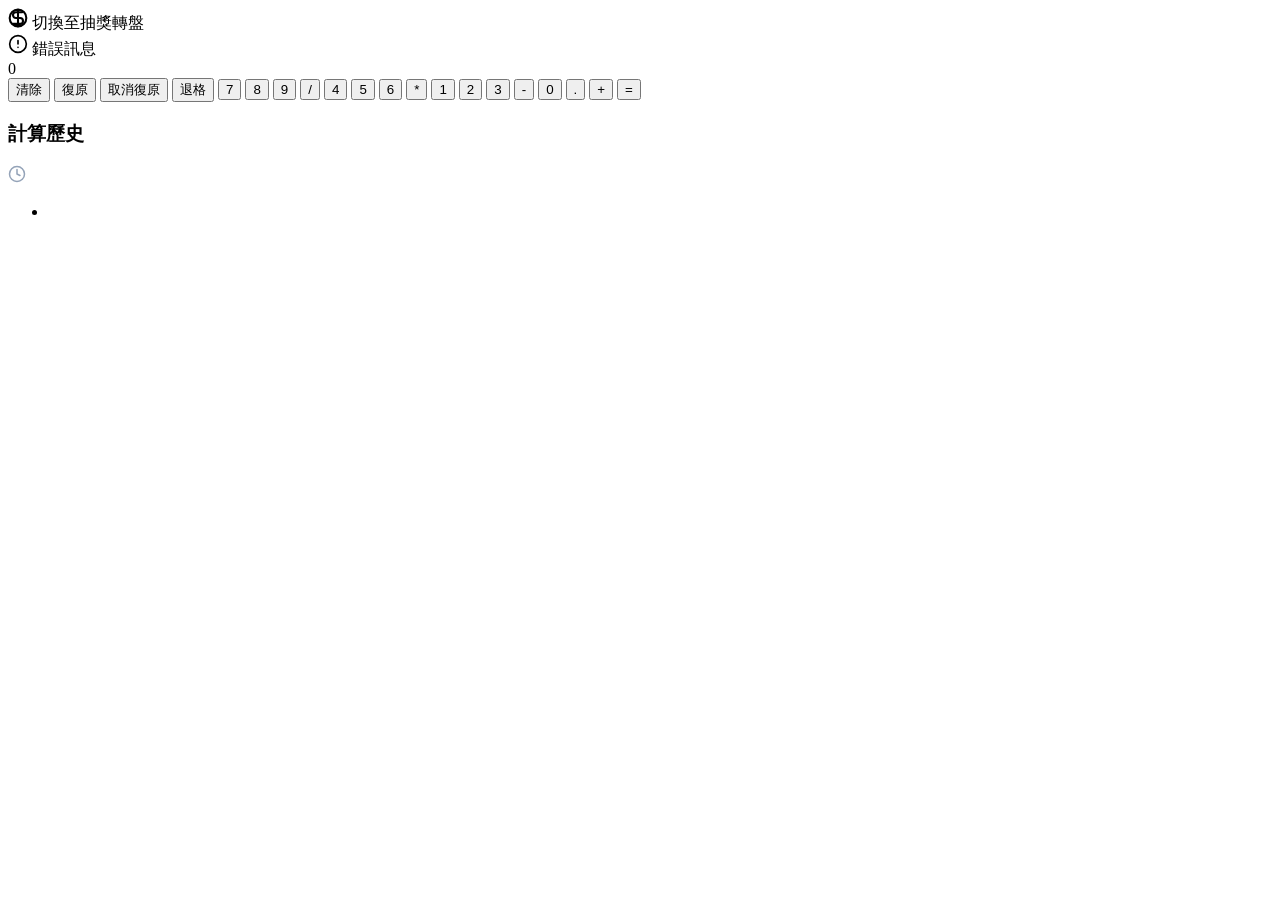
<file: src/main/resources/templates/index.html>
<!DOCTYPE html>
<html xmlns:th="http://www.thymeleaf.org" lang="zh-TW">
<head>
    <meta charset="UTF-8">
    <meta name="viewport" content="width=device-width, initial-scale=1.0">
    <title>Amway Calculator</title>
    <link rel="stylesheet" th:href="@{/css/style.css}">
</head>
<body>
    <div class="nav-header">
        <a th:href="@{/lottery}" class="nav-link">
            <svg width="20" height="20" viewBox="0 0 24 24" fill="none" stroke="currentColor" stroke-width="2.5" stroke-linecap="round" stroke-linejoin="round">
                <circle cx="12" cy="12" r="10"></circle>
                <path d="M12 2v20M17 5H9.5a3.5 3.5 0 0 0 0 7h5a3.5 3.5 0 0 1 0 7H6"></path>
            </svg>
            切換至抽獎轉盤
        </a>
    </div>
    <div class="app-container">
        <!-- Calculator Card -->
        <div class="calculator-card">
            <!-- Alert Toast for errors like Division by Zero -->
            <div id="alert-toast" class="alert-toast">
                <svg width="20" height="20" viewBox="0 0 24 24" fill="none" stroke="currentColor" stroke-width="2" stroke-linecap="round" stroke-linejoin="round">
                    <circle cx="12" cy="12" r="10"></circle>
                    <line x1="12" y1="8" x2="12" y2="12"></line>
                    <line x1="12" y1="16" x2="12.01" y2="16"></line>
                </svg>
                <span id="alert-message">錯誤訊息</span>
            </div>

            <!-- Display Screen -->
            <div class="screen">
                <div id="expression-display" class="expression-display" th:text="${history != null and !history.isEmpty()} ? ${history.get(history.size() - 1)} : ''"></div>
                <div id="value-display" class="value-display" th:text="${currentValue}">0</div>
            </div>

            <!-- Keypad Grid -->
            <div class="keypad">
                <!-- Row 1: Actions -->
                <button id="btn-clear" class="btn btn-action btn-clear">清除</button>
                <button id="btn-undo" class="btn btn-action" th:disabled="${!undoAvailable}" title="復原 (Ctrl+Z)">復原</button>
                <button id="btn-redo" class="btn btn-action" th:disabled="${!redoAvailable}" title="取消復原 (Ctrl+Y)">取消復原</button>
                <button id="btn-backspace" class="btn btn-action" title="退格 (Backspace)">退格</button>

                <!-- Row 2: 7, 8, 9, / -->
                <button class="btn btn-num" onclick="appendDigit('7')">7</button>
                <button class="btn btn-num" onclick="appendDigit('8')">8</button>
                <button class="btn btn-num" onclick="appendDigit('9')">9</button>
                <button id="btn-div" class="btn btn-op" onclick="handleOperator('/')">/</button>

                <!-- Row 3: 4, 5, 6, * -->
                <button class="btn btn-num" onclick="appendDigit('4')">4</button>
                <button class="btn btn-num" onclick="appendDigit('5')">5</button>
                <button class="btn btn-num" onclick="appendDigit('6')">6</button>
                <button id="btn-mul" class="btn btn-op" onclick="handleOperator('*')">*</button>

                <!-- Row 4: 1, 2, 3, - -->
                <button class="btn btn-num" onclick="appendDigit('1')">1</button>
                <button class="btn btn-num" onclick="appendDigit('2')">2</button>
                <button class="btn btn-num" onclick="appendDigit('3')">3</button>
                <button id="btn-sub" class="btn btn-op" onclick="handleOperator('-')">-</button>

                <!-- Row 5: 0, ., = , + -->
                <button class="btn btn-num" onclick="appendDigit('0')">0</button>
                <button class="btn btn-num" onclick="appendDigit('.')">.</button>
                <button id="btn-add" class="btn btn-op" onclick="handleOperator('+')">+</button>
                <button class="btn btn-eq" onclick="handleEquals()">=</button>
            </div>
        </div>

        <!-- History Card -->
        <div class="history-card">
            <div class="history-header">
                <h3>計算歷史</h3>
                <svg width="18" height="18" viewBox="0 0 24 24" fill="none" stroke="#94a3b8" stroke-width="2" stroke-linecap="round" stroke-linejoin="round">
                    <circle cx="12" cy="12" r="10"></circle>
                    <polyline points="12 6 12 12 16 14"></polyline>
                </svg>
            </div>
            <ul id="history-list" class="history-list">
                <li class="history-item" th:each="item : ${history}" th:text="${item}"></li>
            </ul>
        </div>
    </div>

    <!-- UI Logic and AJAX handling -->
    <script>
        let currentInput = "";
        let pendingOperator = null;
        let backendValue = document.getElementById("value-display").innerText;
        let isNewCalculationStart = true;

        // On load, auto scroll history to bottom
        window.addEventListener('DOMContentLoaded', () => {
            const list = document.getElementById("history-list");
            list.scrollTop = list.scrollHeight;
        });

        function appendDigit(digit) {
            if (isNewCalculationStart) {
                if (digit === '.') {
                    currentInput = "0.";
                } else {
                    currentInput = digit;
                }
                isNewCalculationStart = false;
            } else {
                if (digit === '.' && currentInput.includes('.')) return;
                if (currentInput === "0" && digit !== '.') {
                    currentInput = digit;
                } else {
                    currentInput += digit;
                }
            }
            refreshDisplay();
        }

        function refreshDisplay() {
            if (currentInput) {
                document.getElementById("value-display").innerText = currentInput;
            } else {
                document.getElementById("value-display").innerText = backendValue;
            }
        }

        function showToast(msg) {
            const toast = document.getElementById("alert-toast");
            document.getElementById("alert-message").innerText = msg;
            toast.classList.add("show");
            setTimeout(() => {
                toast.classList.remove("show");
            }, 3000);
        }

        function updateOperatorHighlight() {
            document.querySelectorAll(".btn-op").forEach(btn => btn.classList.remove("active"));
            
            if (pendingOperator) {
                let btnId = "";
                if (pendingOperator === '+') btnId = "btn-add";
                else if (pendingOperator === '-') btnId = "btn-sub";
                else if (pendingOperator === '*') btnId = "btn-mul";
                else if (pendingOperator === '/') btnId = "btn-div";
                
                if (btnId) {
                    document.getElementById(btnId).classList.add("active");
                }
            }
        }

        async function apiCalculate(operator, operand) {
            const res = await fetch('/api/calculate', {
                method: 'POST',
                headers: { 'Content-Type': 'application/x-www-form-urlencoded' },
                body: `operator=${encodeURIComponent(operator)}&operand=${encodeURIComponent(operand)}`
            });
            return res.json();
        }

        async function handleOperator(operator) {
            if (!currentInput) {
                pendingOperator = operator;
                updateOperatorHighlight();
                return;
            }

            const val = parseFloat(currentInput);
            currentInput = "";
            isNewCalculationStart = true;

            const opToExecute = pendingOperator || "+";
            
            try {
                const res = await apiCalculate(opToExecute, val);
                if (res.status === "error") {
                    showToast(res.message);
                    currentInput = val.toString();
                    refreshDisplay();
                } else {
                    backendValue = res.currentValue;
                    updateUI(res);
                    pendingOperator = operator;
                    updateOperatorHighlight();
                }
            } catch (err) {
                showToast("連線錯誤或計算失敗");
            }
        }

        async function handleEquals() {
            if (!currentInput) return;
            if (!pendingOperator) {
                return;
            }

            const val = parseFloat(currentInput);
            const op = pendingOperator;

            currentInput = "";
            pendingOperator = null;
            isNewCalculationStart = true;
            updateOperatorHighlight();

            try {
                const res = await apiCalculate(op, val);
                if (res.status === "error") {
                    showToast(res.message);
                    currentInput = val.toString();
                    refreshDisplay();
                } else {
                    backendValue = res.currentValue;
                    updateUI(res);
                }
            } catch (err) {
                showToast("連線錯誤或計算失敗");
            }
        }

        document.getElementById("btn-clear").addEventListener("click", async () => {
            currentInput = "";
            pendingOperator = null;
            isNewCalculationStart = true;
            updateOperatorHighlight();
            try {
                const res = await fetch('/api/clear', { method: 'POST' }).then(r => r.json());
                backendValue = res.currentValue;
                updateUI(res);
            } catch (err) {
                showToast("清除失敗");
            }
        });

        document.getElementById("btn-undo").addEventListener("click", async () => {
            currentInput = "";
            isNewCalculationStart = true;
            try {
                const res = await fetch('/api/undo', { method: 'POST' }).then(r => r.json());
                backendValue = res.currentValue;
                updateUI(res);
            } catch (err) {
                showToast("復原失敗");
            }
        });

        document.getElementById("btn-redo").addEventListener("click", async () => {
            currentInput = "";
            isNewCalculationStart = true;
            try {
                const res = await fetch('/api/redo', { method: 'POST' }).then(r => r.json());
                backendValue = res.currentValue;
                updateUI(res);
            } catch (err) {
                showToast("取消復原失敗");
            }
        });

        document.getElementById("btn-backspace").addEventListener("click", () => {
            if (currentInput) {
                currentInput = currentInput.slice(0, -1);
                if (currentInput === "" || currentInput === "-") {
                    currentInput = "";
                }
                refreshDisplay();
            }
        });

        function updateUI(res) {
            document.getElementById("value-display").innerText = res.currentValue;
            
            const historyList = document.getElementById("history-list");
            historyList.innerHTML = "";
            res.history.forEach(item => {
                const li = document.createElement("li");
                li.className = "history-item";
                li.innerText = item;
                historyList.appendChild(li);
            });
            historyList.scrollTop = historyList.scrollHeight;

            const expressionDisplay = document.getElementById("expression-display");
            if (res.history.length > 0) {
                expressionDisplay.innerText = res.history[res.history.length - 1];
            } else {
                expressionDisplay.innerText = "";
            }

            document.getElementById("btn-undo").disabled = !res.undoAvailable;
            document.getElementById("btn-redo").disabled = !res.redoAvailable;
            
            // Sync pending operator from backend response
            pendingOperator = res.pendingOperator;
            updateOperatorHighlight();
        }

        document.addEventListener("keydown", (e) => {
            const key = e.key;
            if (/[0-9]/.test(key)) {
                appendDigit(key);
            } else if (key === ".") {
                appendDigit(".");
            } else if (key === "+" || key === "-" || key === "*" || key === "/") {
                handleOperator(key);
            } else if (key === "Enter" || key === "=") {
                e.preventDefault();
                handleEquals();
            } else if (key === "Escape") {
                document.getElementById("btn-clear").click();
            } else if (key === "Backspace") {
                document.getElementById("btn-backspace").click();
            } else if ((e.ctrlKey || e.metaKey) && key.toLowerCase() === "z") {
                e.preventDefault();
                document.getElementById("btn-undo").click();
            } else if ((e.ctrlKey || e.metaKey) && key.toLowerCase() === "y") {
                e.preventDefault();
                document.getElementById("btn-redo").click();
            }
        });
    </script>
</body>
</html>
</file>
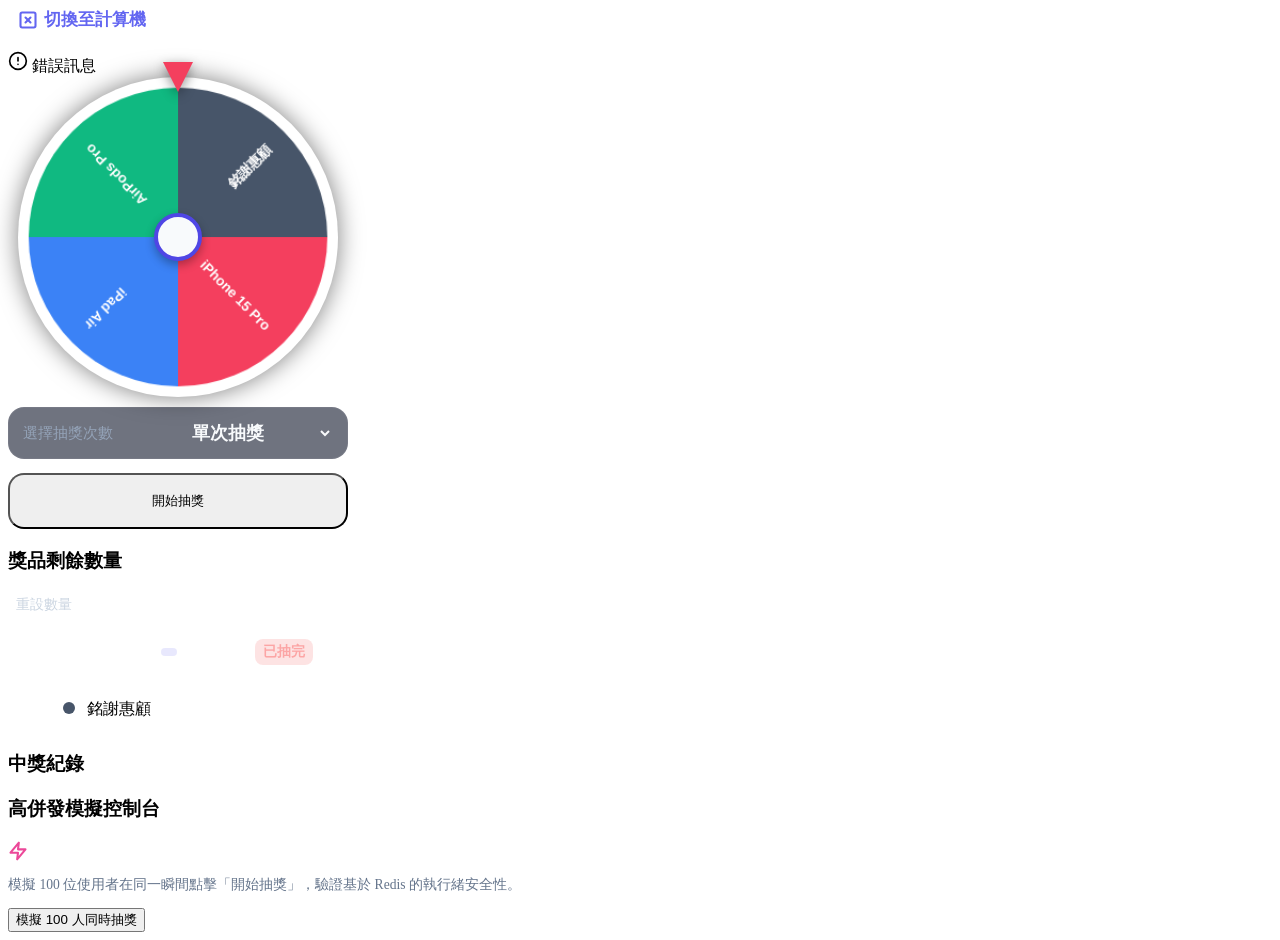
<file: src/main/resources/templates/lottery.html>
<!DOCTYPE html>
<html xmlns:th="http://www.thymeleaf.org" lang="zh-TW">
<head>
    <meta charset="UTF-8">
    <meta name="viewport" content="width=device-width, initial-scale=1.0">
    <title>電商抽獎轉盤</title>
    <link rel="stylesheet" th:href="@{/css/style.css}">
    <style>
        .nav-header {
            width: 100%;
            max-width: 900px;
            display: flex;
            justify-content: space-between;
            align-items: center;
            margin-bottom: 20px;
            padding: 0 10px;
        }
        .nav-link {
            color: #6366f1;
            text-decoration: none;
            font-weight: 600;
            font-size: 1.05rem;
            transition: color 0.2s;
            display: flex;
            align-items: center;
            gap: 6px;
        }
        .nav-link:hover {
            color: #818cf8;
        }
        
        /* Wheel CSS container */
        .wheel-container {
            position: relative;
            width: 320px;
            height: 320px;
            margin: 0 auto;
        }
        
        #wheelCanvas {
            width: 100%;
            height: 100%;
            border-radius: 50%;
            box-shadow: 0 0 25px rgba(0, 0, 0, 0.5), 0 0 2px rgba(255, 255, 255, 0.2);
            transition: transform 4s cubic-bezier(0.1, 0.8, 0.25, 1);
        }
        
        /* Pointer */
        .pointer {
            position: absolute;
            top: -15px;
            left: 50%;
            transform: translateX(-50%);
            width: 0;
            height: 0;
            border-left: 15px solid transparent;
            border-right: 15px solid transparent;
            border-top: 30px solid #f43f5e;
            z-index: 10;
            filter: drop-shadow(0 4px 6px rgba(0, 0, 0, 0.4));
        }
        
        .pointer-center {
            position: absolute;
            top: 50%;
            left: 50%;
            transform: translate(-50%, -50%);
            width: 40px;
            height: 40px;
            background: #f8fafc;
            border: 4px solid #4f46e5;
            border-radius: 50%;
            z-index: 11;
            box-shadow: 0 4px 10px rgba(0,0,0,0.3);
        }
        
        /* Prize Stock list styling */
        .prize-stock-list {
            list-style: none;
            display: flex;
            flex-direction: column;
            gap: 12px;
            margin-top: 10px;
        }
        
        .prize-stock-item {
            display: flex;
            justify-content: space-between;
            align-items: center;
            padding: 10px 14px;
            background: rgba(255, 255, 255, 0.02);
            border-radius: 12px;
            border: 1px solid rgba(255,255,255,0.03);
        }
        
        .prize-tag {
            width: 12px;
            height: 12px;
            border-radius: 50%;
            display: inline-block;
            margin-right: 8px;
        }
        
        .badge-stock {
            background: rgba(99, 102, 241, 0.15);
            color: #a5b4fc;
            padding: 4px 8px;
            border-radius: 8px;
            font-size: 0.85rem;
            font-weight: 600;
        }
        
        .badge-out {
            background: rgba(239, 68, 68, 0.15);
            color: #fca5a5;
            padding: 4px 8px;
            border-radius: 8px;
            font-size: 0.85rem;
            font-weight: 600;
        }
        
        /* Multiple draw choices */
        .draw-actions {
            display: flex;
            flex-direction: column;
            gap: 14px;
            margin-top: 10px;
        }
        
        .draw-select-container {
            display: flex;
            align-items: center;
            justify-content: space-between;
            background: rgba(15, 23, 42, 0.6);
            border: 1px solid rgba(255, 255, 255, 0.05);
            border-radius: 16px;
            padding: 6px 14px;
        }
        
        .draw-select-label {
            font-size: 0.95rem;
            color: #94a3b8;
        }
        
        .draw-select {
            background: transparent;
            border: none;
            color: #f8fafc;
            font-family: inherit;
            font-size: 1.1rem;
            font-weight: 600;
            outline: none;
            cursor: pointer;
            padding: 8px;
        }
        
        .draw-select option {
            background: #0f172a;
            color: #f8fafc;
        }
        
        /* Result Popups */
        .modal-overlay {
            position: fixed;
            top: 0;
            left: 0;
            right: 0;
            bottom: 0;
            background: rgba(2, 6, 23, 0.7);
            backdrop-filter: blur(8px);
            display: none;
            justify-content: center;
            align-items: center;
            z-index: 100;
        }
        
        .modal-card {
            background: rgba(30, 41, 59, 0.9);
            border: 1px solid rgba(255, 255, 255, 0.1);
            border-radius: 24px;
            width: 90%;
            max-width: 420px;
            padding: 30px;
            text-align: center;
            box-shadow: 0 25px 50px -12px rgba(0, 0, 0, 0.5);
            transform: scale(0.9);
            transition: transform 0.3s cubic-bezier(0.175, 0.885, 0.32, 1.275);
        }
        
        .modal-overlay.show {
            display: flex;
        }
        
        .modal-overlay.show .modal-card {
            transform: scale(1);
        }
        
        .modal-title {
            font-size: 1.5rem;
            font-weight: 700;
            color: #f8fafc;
            margin-bottom: 16px;
        }
        
        .modal-results-list {
            list-style: none;
            display: flex;
            flex-direction: column;
            gap: 10px;
            margin: 20px 0;
            max-height: 200px;
            overflow-y: auto;
            padding: 0 4px;
        }
        
        .modal-result-item {
            padding: 10px 14px;
            background: rgba(255, 255, 255, 0.03);
            border-radius: 12px;
            border-left: 4px solid #10b981;
            text-align: left;
            font-size: 0.95rem;
        }
        
        .modal-result-item.lose {
            border-left-color: #64748b;
            opacity: 0.8;
        }
        
        .btn-modal-close {
            background: linear-gradient(135deg, #6366f1 0%, #4f46e5 100%);
            color: white;
            border: none;
            outline: none;
            padding: 12px 28px;
            border-radius: 14px;
            font-size: 1rem;
            font-weight: 600;
            cursor: pointer;
            width: 100%;
            box-shadow: 0 4px 14px rgba(99, 102, 241, 0.3);
            transition: all 0.2s;
        }
        
        .btn-modal-close:hover {
            transform: translateY(-2px);
            box-shadow: 0 6px 20px rgba(99, 102, 241, 0.4);
        }
    </style>
</head>
<body>
    <div class="nav-header">
        <a th:href="@{/}" class="nav-link">
            <svg width="20" height="20" viewBox="0 0 24 24" fill="none" stroke="currentColor" stroke-width="2.5" stroke-linecap="round" stroke-linejoin="round">
                <rect x="3" y="3" width="18" height="18" rx="2" ry="2"></rect>
                <line x1="9" y1="9" x2="15" y2="15"></line>
                <line x1="15" y1="9" x2="9" y2="15"></line>
            </svg>
            切換至計算機
        </a>
    </div>

    <div class="app-container" style="max-width: 1060px;">
        <!-- Wheel Card -->
        <div class="calculator-card" style="align-items: center; justify-content: center; gap: 24px; width: 340px;">
            <!-- Alert Toast -->
            <div id="alert-toast" class="alert-toast">
                <svg width="20" height="20" viewBox="0 0 24 24" fill="none" stroke="currentColor" stroke-width="2" stroke-linecap="round" stroke-linejoin="round">
                    <circle cx="12" cy="12" r="10"></circle>
                    <line x1="12" y1="8" x2="12" y2="12"></line>
                    <line x1="12" y1="16" x2="12.01" y2="16"></line>
                </svg>
                <span id="alert-message">錯誤訊息</span>
            </div>

            <!-- Spinning Wheel -->
            <div class="wheel-container">
                <div class="pointer"></div>
                <div class="pointer-center"></div>
                <canvas id="wheelCanvas" width="300" height="300"></canvas>
            </div>

            <!-- Draw Controls -->
            <div class="draw-actions" style="width: 100%;">
                <div class="draw-select-container">
                    <span class="draw-select-label">選擇抽獎次數</span>
                    <select id="drawCountSelect" class="draw-select">
                        <option value="1">單次抽獎</option>
                        <option value="5">連續抽獎 5 次</option>
                        <option value="10">連續抽獎 10 次</option>
                    </select>
                </div>
                <button id="btn-draw" class="btn btn-op" style="width: 100%; border-radius: 16px; height: 56px;">開始抽獎</button>
            </div>
        </div>

        <!-- Stock & History Card -->
        <div class="history-card" style="justify-content: space-between; width: 320px;">
            <div>
                <div class="history-header">
                    <h3>獎品剩餘數量</h3>
                    <button id="btn-reset" class="btn-action" style="font-size: 0.85rem; padding: 4px 8px; border-radius: 6px; cursor: pointer; border: none; background: rgba(255,255,255,0.05); color: #cbd5e1;">重設數量</button>
                </div>
                <ul id="prize-stock-list" class="prize-stock-list">
                    <li class="prize-stock-item" th:each="prize : ${prizes}" th:id="'stock-' + ${prize.id}">
                        <span>
                            <span class="prize-tag" th:style="'background: ' + (${prize.id} == 'prize_a' ? '#f43f5e' : (${prize.id} == 'prize_b' ? '#3b82f6' : '#10b981'))"></span>
                            <span class="prize-name" th:text="${prize.name}"></span>
                        </span>
                        <span class="badge-stock" th:if="${prize.remainingQuantity > 0}" th:text="'剩餘 ' + ${prize.remainingQuantity} + ' 份'"></span>
                        <span class="badge-out" th:if="${prize.remainingQuantity <= 0}">已抽完</span>
                    </li>
                    <li class="prize-stock-item">
                        <span>
                            <span class="prize-tag" style="background: #475569;"></span>
                            <span>銘謝惠顧</span>
                        </span>
                    </li>
                </ul>
            </div>
            
            <div style="margin-top: 20px;">
                <div class="history-header">
                    <h3>中獎紀錄</h3>
                </div>
                <ul id="lottery-history-list" class="history-list" style="max-height: 180px; margin-top: 10px;">
                    <!-- Filled dynamically -->
                </ul>
            </div>
        </div>

        <!-- Concurrency Simulator Card -->
        <div class="concurrency-card">
            <div>
                <div class="history-header">
                    <h3>高併發模擬控制台</h3>
                    <svg width="20" height="20" viewBox="0 0 24 24" fill="none" stroke="#ec4899" stroke-width="2.5" stroke-linecap="round" stroke-linejoin="round">
                        <polygon points="13 2 3 14 12 14 11 22 21 10 12 10 13 2"></polygon>
                    </svg>
                </div>
                <p style="color: #64748b; font-size: 0.85rem; line-height: 1.45; font-weight: 300; margin-top: 10px;">模擬 100 位使用者在同一瞬間點擊「開始抽獎」，驗證基於 Redis 的執行緒安全性。</p>
            </div>
            
            <button id="btn-simulate-concurrency" class="concurrency-btn">模擬 100 人同時抽獎</button>
            
            <div id="concurrency-report" class="concurrency-report" style="display: none;">
                <!-- Filled dynamically -->
            </div>
        </div>
    </div>

    <!-- Results Modal -->
    <div id="resultsModal" class="modal-overlay">
        <div class="modal-card">
            <div id="modal-title" class="modal-title">抽獎結果</div>
            <ul id="modal-results-list" class="modal-results-list">
                <!-- Filled dynamically -->
            </ul>
            <button id="btn-modal-close" class="btn-modal-close">確認</button>
        </div>
    </div>

    <script>
        // Sector settings (must align with Canvas segments)
        // 0 to 90deg: iPhone 15 Pro
        // 90 to 180deg: iPad Air
        // 180 to 270deg: AirPods Pro
        // 270 to 360deg: 銘謝惠顧
        const sectors = [
            { label: "iPhone 15 Pro", color: "#f43f5e", id: "prize_a" },
            { label: "iPad Air", color: "#3b82f6", id: "prize_b" },
            { label: "AirPods Pro", color: "#10b981", id: "prize_c" },
            { label: "銘謝惠顧", color: "#475569", id: "none" }
        ];

        const canvas = document.getElementById("wheelCanvas");
        const ctx = canvas.getContext("2d");
        const numSectors = sectors.length;
        const arc = 2 * Math.PI / numSectors;
        
        let currentRotation = 0;
        let isDrawing = false;

        function drawWheel() {
            const centerX = canvas.width / 2;
            const centerY = canvas.height / 2;
            const radius = canvas.width / 2 - 10;
            
            ctx.clearRect(0, 0, canvas.width, canvas.height);
            
            for (let i = 0; i < numSectors; i++) {
                const angle = i * arc;
                ctx.beginPath();
                ctx.fillStyle = sectors[i].color;
                ctx.moveTo(centerX, centerY);
                ctx.arc(centerX, centerY, radius, angle, angle + arc);
                ctx.lineTo(centerX, centerY);
                ctx.fill();
                
                // Draw text labels
                ctx.save();
                ctx.fillStyle = "#ffffff";
                ctx.font = "bold 13px Outfit, sans-serif";
                ctx.translate(centerX, centerY);
                ctx.rotate(angle + arc / 2);
                ctx.textAlign = "right";
                ctx.fillText(sectors[i].label, radius - 20, 5);
                ctx.restore();
            }
        }
        
        drawWheel();

        function showToast(msg) {
            const toast = document.getElementById("alert-toast");
            document.getElementById("alert-message").innerText = msg;
            toast.classList.add("show");
            setTimeout(() => {
                toast.classList.remove("show");
            }, 3000);
        }

        function updateStockUI(prizes) {
            prizes.forEach(p => {
                const li = document.getElementById("stock-" + p.id);
                if (li) {
                    const badge = li.querySelector(".badge-stock, .badge-out");
                    if (p.remainingQuantity > 0) {
                        badge.className = "badge-stock";
                        badge.innerText = "剩餘 " + p.remainingQuantity + " 份";
                    } else {
                        badge.className = "badge-out";
                        badge.innerText = "已抽完";
                    }
                }
            });
        }

        // Execute drawing
        document.getElementById("btn-draw").addEventListener("click", async () => {
            if (isDrawing) return;
            
            const count = parseInt(document.getElementById("drawCountSelect").value);
            const btn = document.getElementById("btn-draw");
            
            isDrawing = true;
            btn.disabled = true;
            btn.innerText = "抽獎中...";
            
            try {
                const response = await fetch('/api/lottery/draw', {
                    method: 'POST',
                    headers: { 'Content-Type': 'application/x-www-form-urlencoded' },
                    body: `count=${count}`
                });
                
                const res = await response.json();
                if (res.status === "error") {
                    showToast(res.message);
                    isDrawing = false;
                    btn.disabled = false;
                    btn.innerText = "開始抽獎";
                    return;
                }
                
                // Update stock numbers immediately in backend data, but wait to update UI until spin completes
                const firstResult = res.results[0];
                
                // Find target segment index
                let targetIndex = sectors.findIndex(s => s.id === firstResult.prizeId);
                if (targetIndex === -1) {
                    targetIndex = 3; // default "Thank You"
                }
                
                // Spin animation logic
                // Each segment spans 90deg (arc = Math.PI / 2).
                // Top pointer points to 270deg (1.5 * Math.PI).
                // To align the target segment with the top pointer:
                // segmentCenterAngle + wheelRotationAngle = 270 degrees
                // wheelRotationAngle = 270 - segmentCenterAngle
                const segmentCenterRad = (targetIndex * arc) + (arc / 2);
                const targetRotationRad = (1.5 * Math.PI) - segmentCenterRad;
                
                // Add 5 to 7 random full spins to build momentum
                const extraSpins = (5 + Math.floor(Math.random() * 3)) * 2 * Math.PI;
                currentRotation += extraSpins + (targetRotationRad - (currentRotation % (2 * Math.PI)));
                
                canvas.style.transform = `rotate(${currentRotation}rad)`;
                
                // Wait for CSS transition (4s) to finish
                setTimeout(() => {
                    // Update Stock UI
                    updateStockUI(res.remainingPrizes);
                    
                    // Show results modal
                    showResultsModal(res.results);
                    
                    // Add results to local history log
                    addResultsToHistory(res.results);
                    
                    isDrawing = false;
                    btn.disabled = false;
                    btn.innerText = "開始抽獎";
                }, 4100);
                
            } catch (err) {
                showToast("抽獎連線失敗");
                isDrawing = false;
                btn.disabled = false;
                btn.innerText = "開始抽獎";
            }
        });

        function showResultsModal(results) {
            const list = document.getElementById("modal-results-list");
            list.innerHTML = "";
            
            const title = document.getElementById("modal-title");
            if (results.length === 1) {
                title.innerText = "抽獎結果";
            } else {
                title.innerText = `連續抽獎 ${results.length} 次結果`;
            }
            
            results.forEach((item, index) => {
                const li = document.createElement("li");
                li.className = "modal-result-item" + (item.won ? "" : " lose");
                li.innerText = (results.length > 1 ? `第 ${index + 1} 次：` : "") + (item.won ? `恭喜獲得 ${item.prizeName} !` : "銘謝惠顧，下次會更好！");
                list.appendChild(li);
            });
            
            document.getElementById("resultsModal").classList.add("show");
        }

        function addResultsToHistory(results) {
            const list = document.getElementById("lottery-history-list");
            results.forEach(item => {
                const li = document.createElement("li");
                li.className = "history-item";
                li.style.borderLeftColor = item.won ? "#10b981" : "#64748b";
                li.innerText = item.won ? `獲得 ${item.prizeName}` : "銘謝惠顧";
                list.insertBefore(li, list.firstChild); // prepend new results
            });
        }

        document.getElementById("btn-modal-close").addEventListener("click", () => {
            document.getElementById("resultsModal").classList.remove("show");
        });

        document.getElementById("btn-reset").addEventListener("click", async () => {
            if (isDrawing) return;
            try {
                const res = await fetch('/api/lottery/reset', { method: 'POST' }).then(r => r.json());
                updateStockUI(res.remainingPrizes);
                showToast("獎品數量重設成功");
            } catch (err) {
                showToast("重設失敗");
            }
        });

        // Concurrency Simulation Event Listener
        document.getElementById("btn-simulate-concurrency").addEventListener("click", async () => {
            if (isDrawing) return;
            const btn = document.getElementById("btn-simulate-concurrency");
            btn.disabled = true;
            btn.innerText = "模擬進行中...";
            
            try {
                const response = await fetch('/api/lottery/simulate-concurrent', { method: 'POST' });
                const res = await response.json();
                
                // Update stock UI immediately
                updateStockUI(res.remainingPrizes);
                
                // Display report
                const report = document.getElementById("concurrency-report");
                report.style.display = "flex";
                report.innerHTML = 
                    '<div class="report-title">' +
                        '<svg width="16" height="16" viewBox="0 0 24 24" fill="none" stroke="currentColor" stroke-width="2.5" style="margin-right: 4px;">' +
                            '<path d="M22 11.08V12a10 10 0 1 1-5.93-9.14"></path>' +
                            '<polyline points="22 4 12 14.01 9 11.01"></polyline>' +
                        '</svg>' +
                        '高併發安全審計：SAFE' +
                    '</div>' +
                    '<div class="report-item"><span>並行請求總數:</span><span>' + res.totalRequests + ' 人</span></div>' +
                    '<div class="report-item"><span>核心處理耗時:</span><span>' + res.durationMs + ' ms</span></div>' +
                    '<div class="report-item"><span>成功中獎人數:</span><span>' + res.successCount + ' 人</span></div>' +
                    '<div class="report-item"><span>大獎得主分佈:</span><span></span></div>' +
                    '<div class="report-item" style="padding-left: 12px; color: #a5b4fc;"><span>- iPhone 15 Pro:</span><span>' + res.iphoneWon + ' 份</span></div>' +
                    '<div class="report-item" style="padding-left: 12px; color: #a5b4fc;"><span>- iPad Air:</span><span>' + res.ipadWon + ' 份</span></div>' +
                    '<div class="report-item" style="padding-left: 12px; color: #a5b4fc;"><span>- AirPods Pro:</span><span>' + res.airpodsWon + ' 份</span></div>' +
                    '<div class="report-item"><span>銘謝惠顧人數:</span><span>' + res.noneCount + ' 人</span></div>' +
                    '<div class="report-item" style="color: #34d399; font-weight: bold;"><span>超抽發生次數:</span><span>0 次 (安全)</span></div>';
                showToast("高併發模擬測試成功！");
            } catch (err) {
                showToast("模擬測試連線失敗");
            } finally {
                btn.disabled = false;
                btn.innerText = "模擬 100 人同時抽獎";
            }
        });
    </script>
</body>
</html>
</file>
